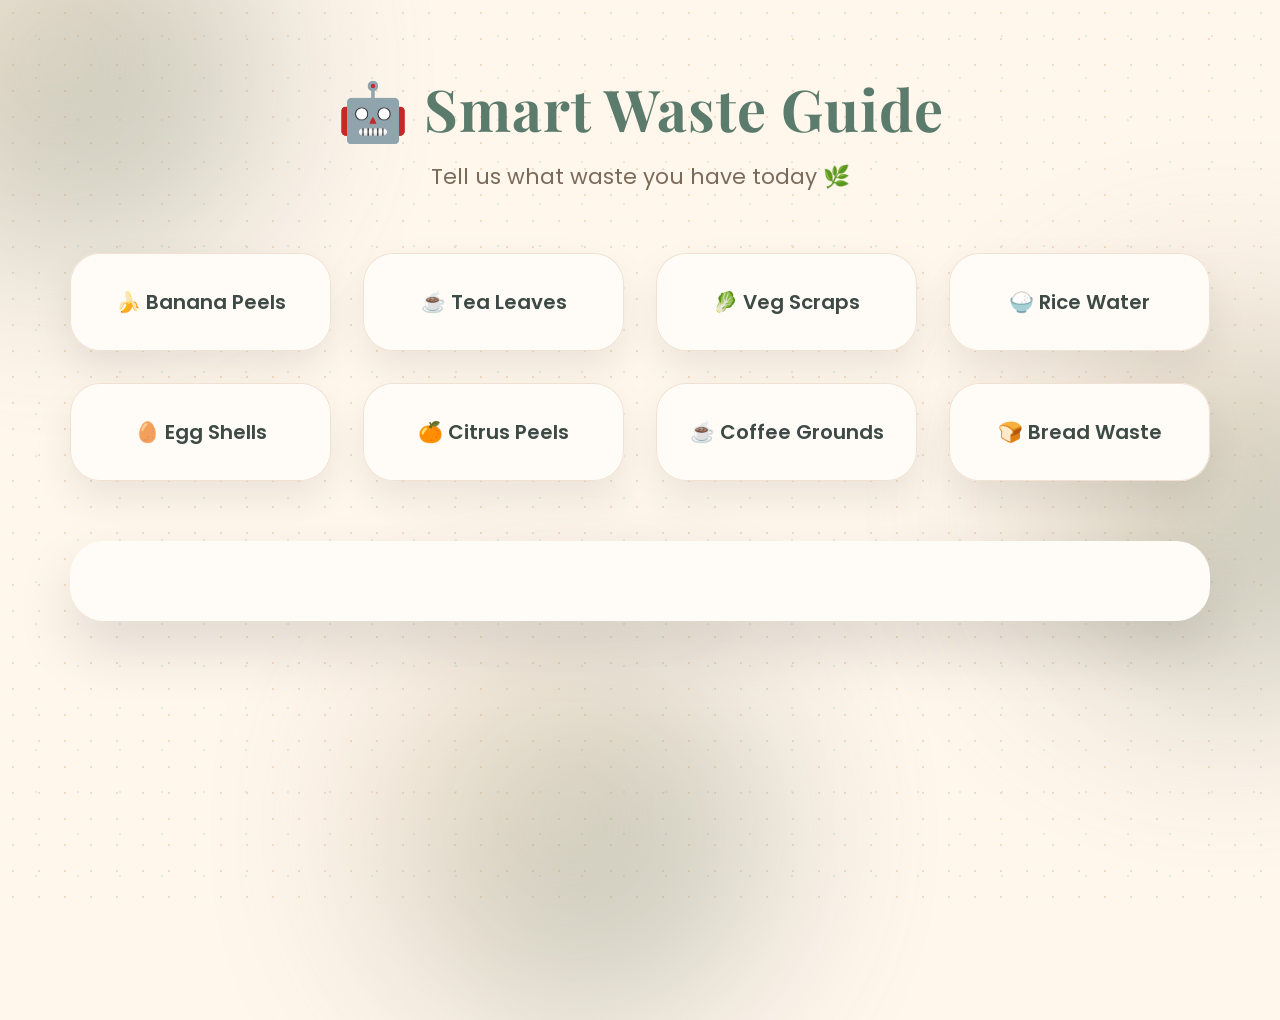
<file: ai-guide.html>
<!DOCTYPE html>
<html lang="en">
<head>
  <meta charset="UTF-8">
  <title>AI Waste Guide 🤖</title>
  <link href="https://fonts.googleapis.com/css2?family=Poppins:wght@300;400;600;700&family=Playfair+Display:wght@600&display=swap" rel="stylesheet">
  <link rel="stylesheet" href="css/ai.css">
</head>
<body>

<div class="bg-pattern"></div>
<div class="blob blob1"></div>
<div class="blob blob2"></div>
<div class="blob blob3"></div>

<div class="ai-container">
  <h1>🤖 Smart Waste Guide</h1>
  <p class="subtitle">Tell us what waste you have today 🌿</p>

  <div class="waste-grid">
    <div class="waste-card" onclick="showGuide('banana')">🍌 Banana Peels</div>
    <div class="waste-card" onclick="showGuide('tea')">☕ Tea Leaves</div>
    <div class="waste-card" onclick="showGuide('veg')">🥬 Veg Scraps</div>
    <div class="waste-card" onclick="showGuide('rice')">🍚 Rice Water</div>
    <div class="waste-card" onclick="showGuide('egg')">🥚 Egg Shells</div>
    <div class="waste-card" onclick="showGuide('citrus')">🍊 Citrus Peels</div>
    <div class="waste-card" onclick="showGuide('coffee')">☕ Coffee Grounds</div>
    <div class="waste-card" onclick="showGuide('bread')">🍞 Bread Waste</div>
  </div>

  <div id="guide-output" class="guide-box"></div>
</div>

<script src="js/ai.js"></script>
</body>
</html>
</file>
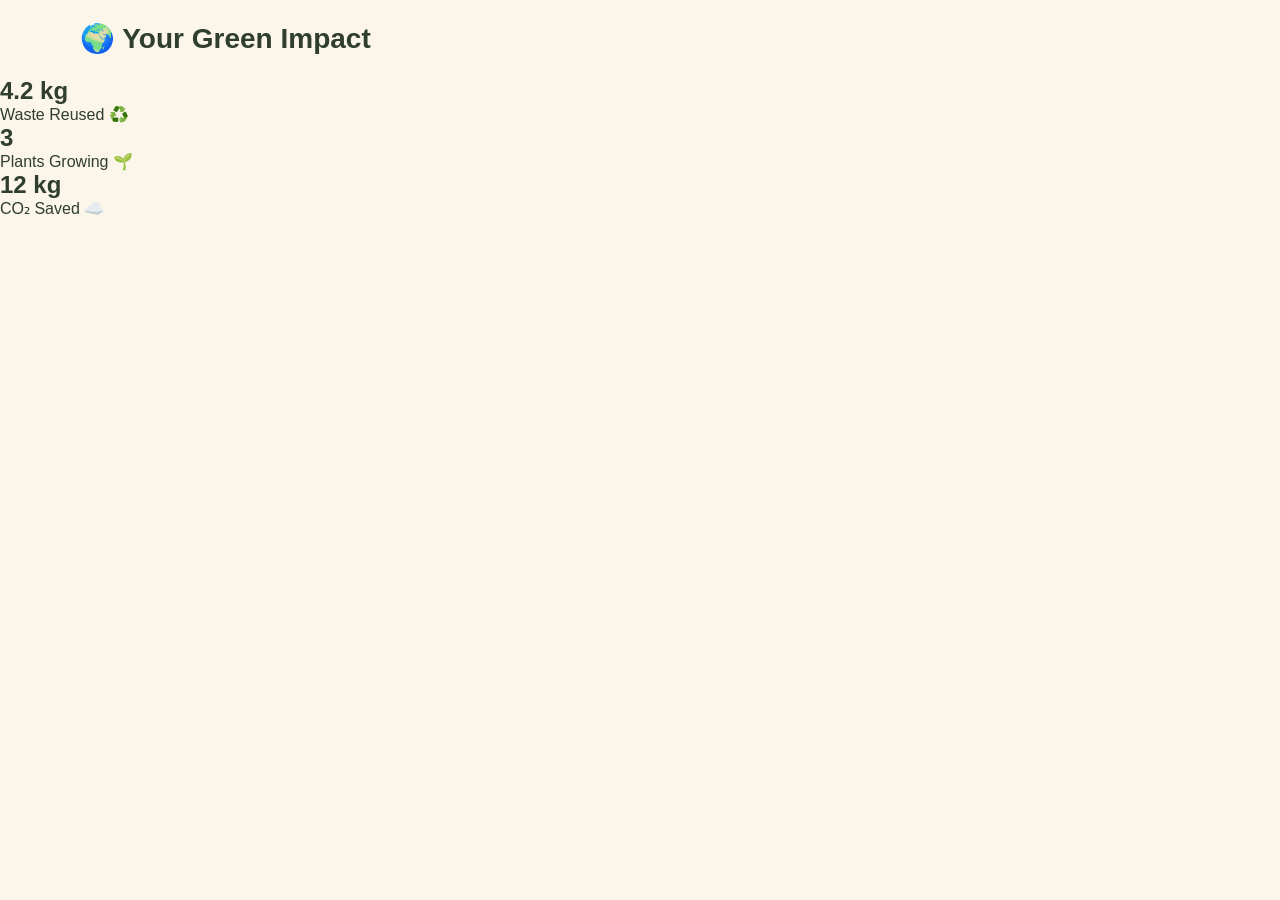
<file: aiguide.html>
<!DOCTYPE html>
<html lang="en">
<head>
  <meta charset="UTF-8">
  <title>Your Impact | Waste2Grow</title>
  <link rel="stylesheet" href="css/style.css">
</head>
<body>

<header class="navbar">
  <h1 class="logo">🌍 Your Green Impact</h1>
</header>

<section class="stats">
  <div class="stat-card">
    <h2>4.2 kg</h2>
    <p>Waste Reused ♻️</p>
  </div>

  <div class="stat-card">
    <h2>3</h2>
    <p>Plants Growing 🌱</p>
  </div>

  <div class="stat-card">
    <h2>12 kg</h2>
    <p>CO₂ Saved ☁️</p>
  </div>
</section>

</body>
</html>
</file>
<file: css/ai.css>
*{
  margin:0;
  padding:0;
  box-sizing:border-box;
}

body{
  font-family:'Poppins',sans-serif;
  background:#FFF6EC;
  min-height:100vh;
  overflow-x:hidden;
  color:#3E4A45;
}

.bg-pattern{
  position:fixed;
  inset:0;
  background-image:
    radial-gradient(#E7C6A5 1.2px, transparent 1.2px),
    radial-gradient(#CDE0D6 1px, transparent 1px);
  background-size:26px 26px, 42px 42px;
  background-position:0 0, 15px 15px;
  opacity:0.55;
  z-index:-3;
}

.blob{
  position:absolute;
  width:380px;
  height:380px;
  background:radial-gradient(circle at top left,#E7C6A5,#5B7B6C);
  border-radius:50%;
  filter:blur(90px);
  opacity:0.45;
  z-index:-2;
  animation:float 10s ease-in-out infinite;
}

.blob1{top:-120px;left:-120px;}
.blob2{top:35%;right:-140px;animation-delay:2s;}
.blob3{bottom:-120px;left:30%;animation-delay:4s;}

@keyframes float{
  0%{transform:translateY(0);}
  50%{transform:translateY(-50px);}
  100%{transform:translateY(0);}
}

.ai-container{
  max-width:1200px;
  margin:auto;
  padding:70px 30px 90px;
  text-align:center;
}

h1{
  font-family:'Playfair Display',serif;
  font-size:3.6rem;
  font-weight:700;
  color:#5B7B6C;
  letter-spacing:1px;
  margin-bottom:14px;
  animation:fadeDown 1s ease;
}

.subtitle{
  font-size:1.35rem;
  font-weight:400;
  color:#7A6A5A;
  margin-bottom:60px;
  animation:fadeUp 1s ease;
}

@keyframes fadeDown{
  from{opacity:0;transform:translateY(-40px);}
  to{opacity:1;transform:translateY(0);}
}

@keyframes fadeUp{
  from{opacity:0;transform:translateY(40px);}
  to{opacity:1;transform:translateY(0);}
}

.waste-grid{
  display:grid;
  grid-template-columns:repeat(auto-fit,minmax(230px,1fr));
  gap:32px;
}

.waste-card{
  background:#FFFCF8;
  padding:34px 26px;
  border-radius:30px;
  font-size:1.25rem;
  font-weight:600;
  color:#3E4A45;
  cursor:pointer;
  box-shadow:
    0 18px 40px rgba(0,0,0,0.08),
    inset 0 0 0 1px #F1E1D2;
  transition:all 0.45s ease;
  position:relative;
}

.waste-card:hover{
  transform:translateY(-14px) scale(1.05);
  background:#FFF1E3;
  color:#5B7B6C;
}

.waste-card:active{
  transform:scale(0.95);
}

.guide-box{
  margin-top:60px;
  padding:40px;
  border-radius:34px;
  background:#FFFCF8;
  font-size:1.25rem;
  line-height:1.7;
  color:#3E4A45;
  box-shadow:0 28px 60px rgba(0,0,0,0.12);
  animation:pop 0.5s ease;
}

@keyframes pop{
  0%{transform:scale(0.85);opacity:0;}
  100%{transform:scale(1);opacity:1;}
}
</file>
<file: css/style.css>
* {
  margin: 0;
  padding: 0;
  box-sizing: border-box;
}

body {
  background: #fbf5ea;
  font-family: 'Poppins', sans-serif;
  color: #2f3e2f;
  overflow-x: hidden;
}

/* NAVBAR */
.navbar {
  display: flex;
  justify-content: space-between;
  align-items: center;
  padding: 22px 80px;
}

.logo {
  font-size: 28px;
  font-weight: 700;
}

.logo span {
  font-style: italic;
}

.navbar ul {
  list-style: none;
  display: flex;
  gap: 22px;
}

.navbar a {
  text-decoration: none;
  color: #355f3d;
  font-weight: 600;
}

/* HERO */
.hero {
  position: relative;
  display: flex;
  justify-content: space-between;
  align-items: center;
  padding: 80px;
  min-height: 90vh;
}

.hero-content {
  max-width: 50%;
  z-index: 2;
}

.hero h1 {
  font-family: 'Playfair Display', serif;
  font-size: 64px;
  line-height: 1.15;
  margin-bottom: 22px;
}

.highlight {
  background: #f3c969;
  padding: 0 10px;
  border-radius: 12px;
}

.highlight-green {
  color: #3e7f4f;
  font-weight: 700;
}

.hero p {
  font-size: 20px;
  line-height: 1.7;
  margin-bottom: 30px;
}

.hero button {
  font-size: 20px;
  padding: 16px 36px;
  border-radius: 40px;
  border: none;
  background: linear-gradient(135deg, #4caf6a, #2f8f4e);
  color: white;
  cursor: pointer;
  transition: transform 0.3s ease;
}

.hero button:hover {
  transform: scale(1.05);
}

/* ILLUSTRATION */
.hero-illustration img {
  width: 420px;
  animation: float 4s ease-in-out infinite;
}

@keyframes float {
  0% { transform: translateY(0); }
  50% { transform: translateY(-12px); }
  100% { transform: translateY(0); }
}

/* BACKGROUND PRINTS */
.bg-print {
  position: absolute;
  font-size: 120px;
  opacity: 0.08;
}

.print-1 { top: 10%; left: 5%; }
.print-2 { top: 65%; left: 12%; }
.print-3 { top: 25%; right: 18%; }
.print-4 { bottom: 10%; right: 5%; }

/* FEATURES */
.features {
  display: grid;
  grid-template-columns: repeat(4, 1fr);
  gap: 30px;
  padding: 80px;
}

.feature-card {
  background: white;
  padding: 35px;
  border-radius: 26px;
  text-align: center;
  font-size: 20px;
  cursor: pointer;
  transition: all 0.3s ease;
}

.feature-card h3 {
  margin: 16px 0 10px;
  font-size: 24px;
}

.feature-card p {
  font-size: 16px;
}

.feature-card:hover {
  transform: translateY(-10px);
  box-shadow: 0 20px 40px rgba(0,0,0,0.1);
}
</file>
